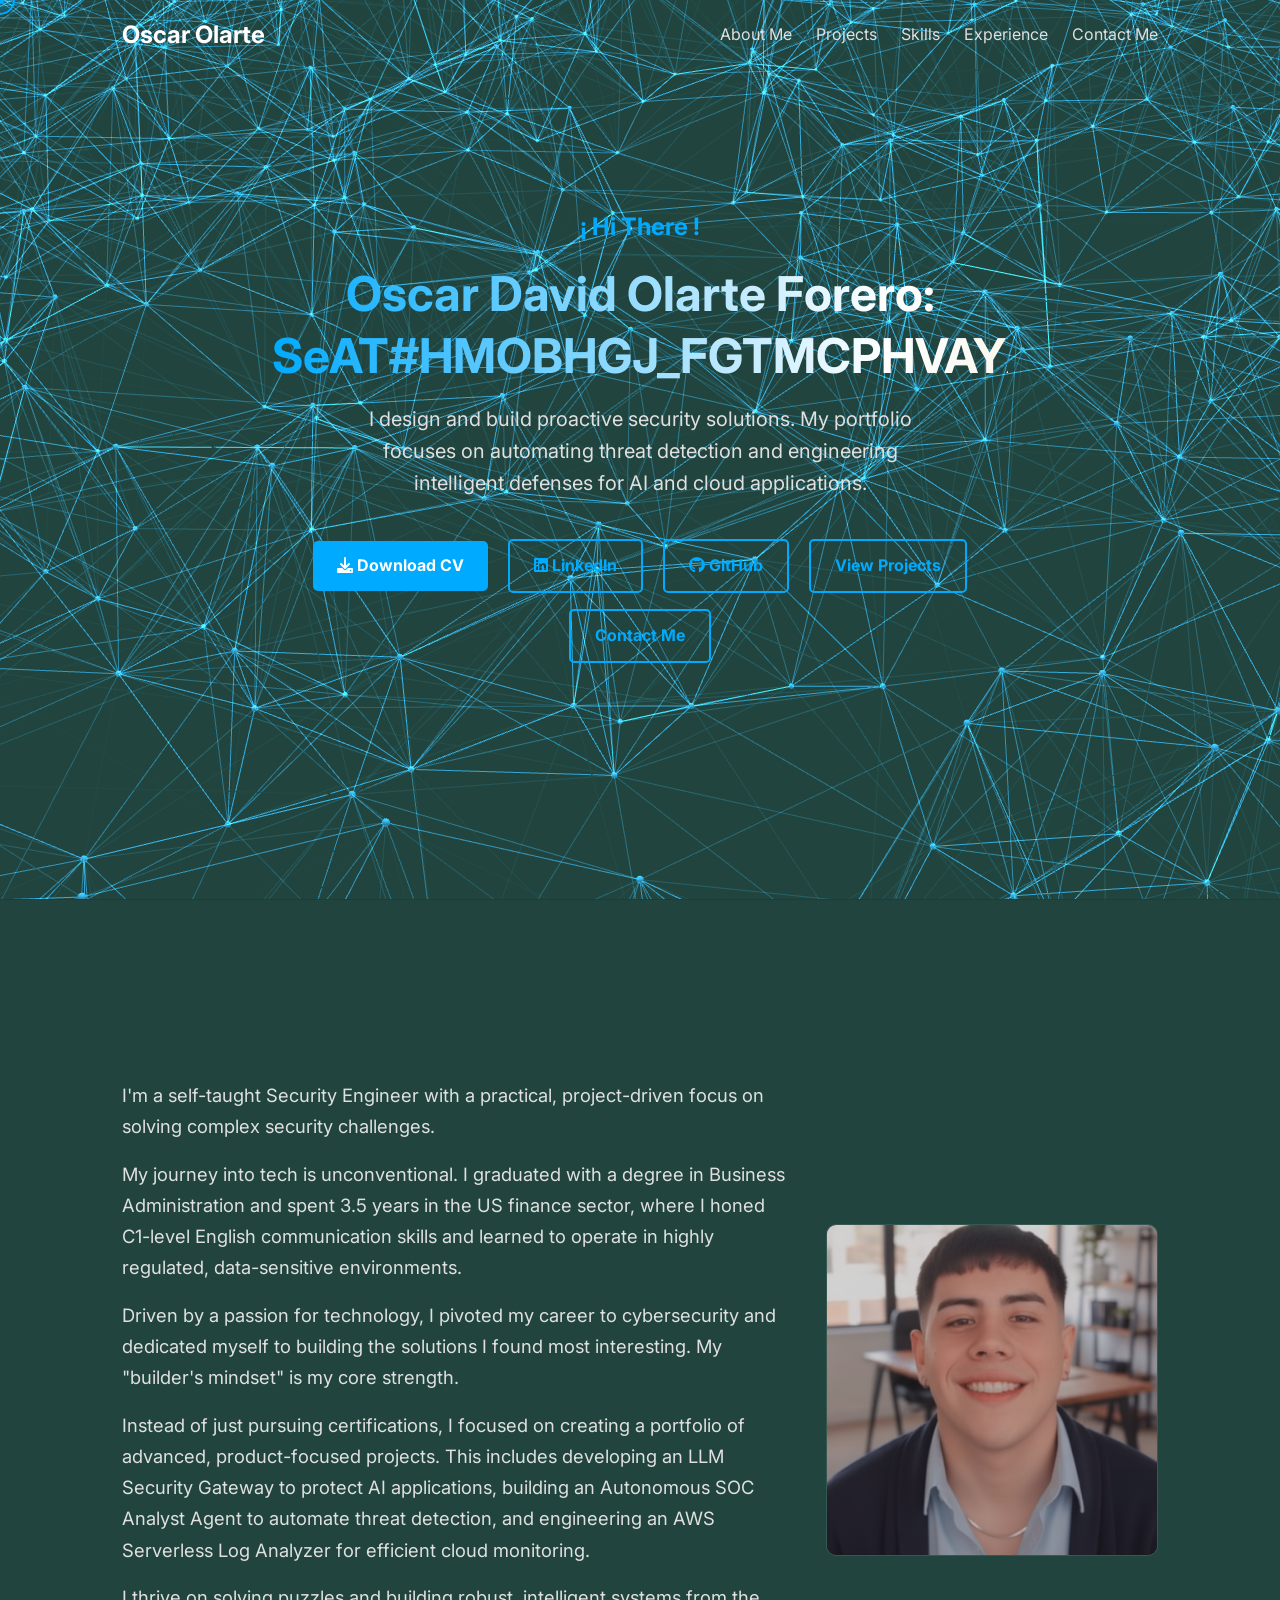
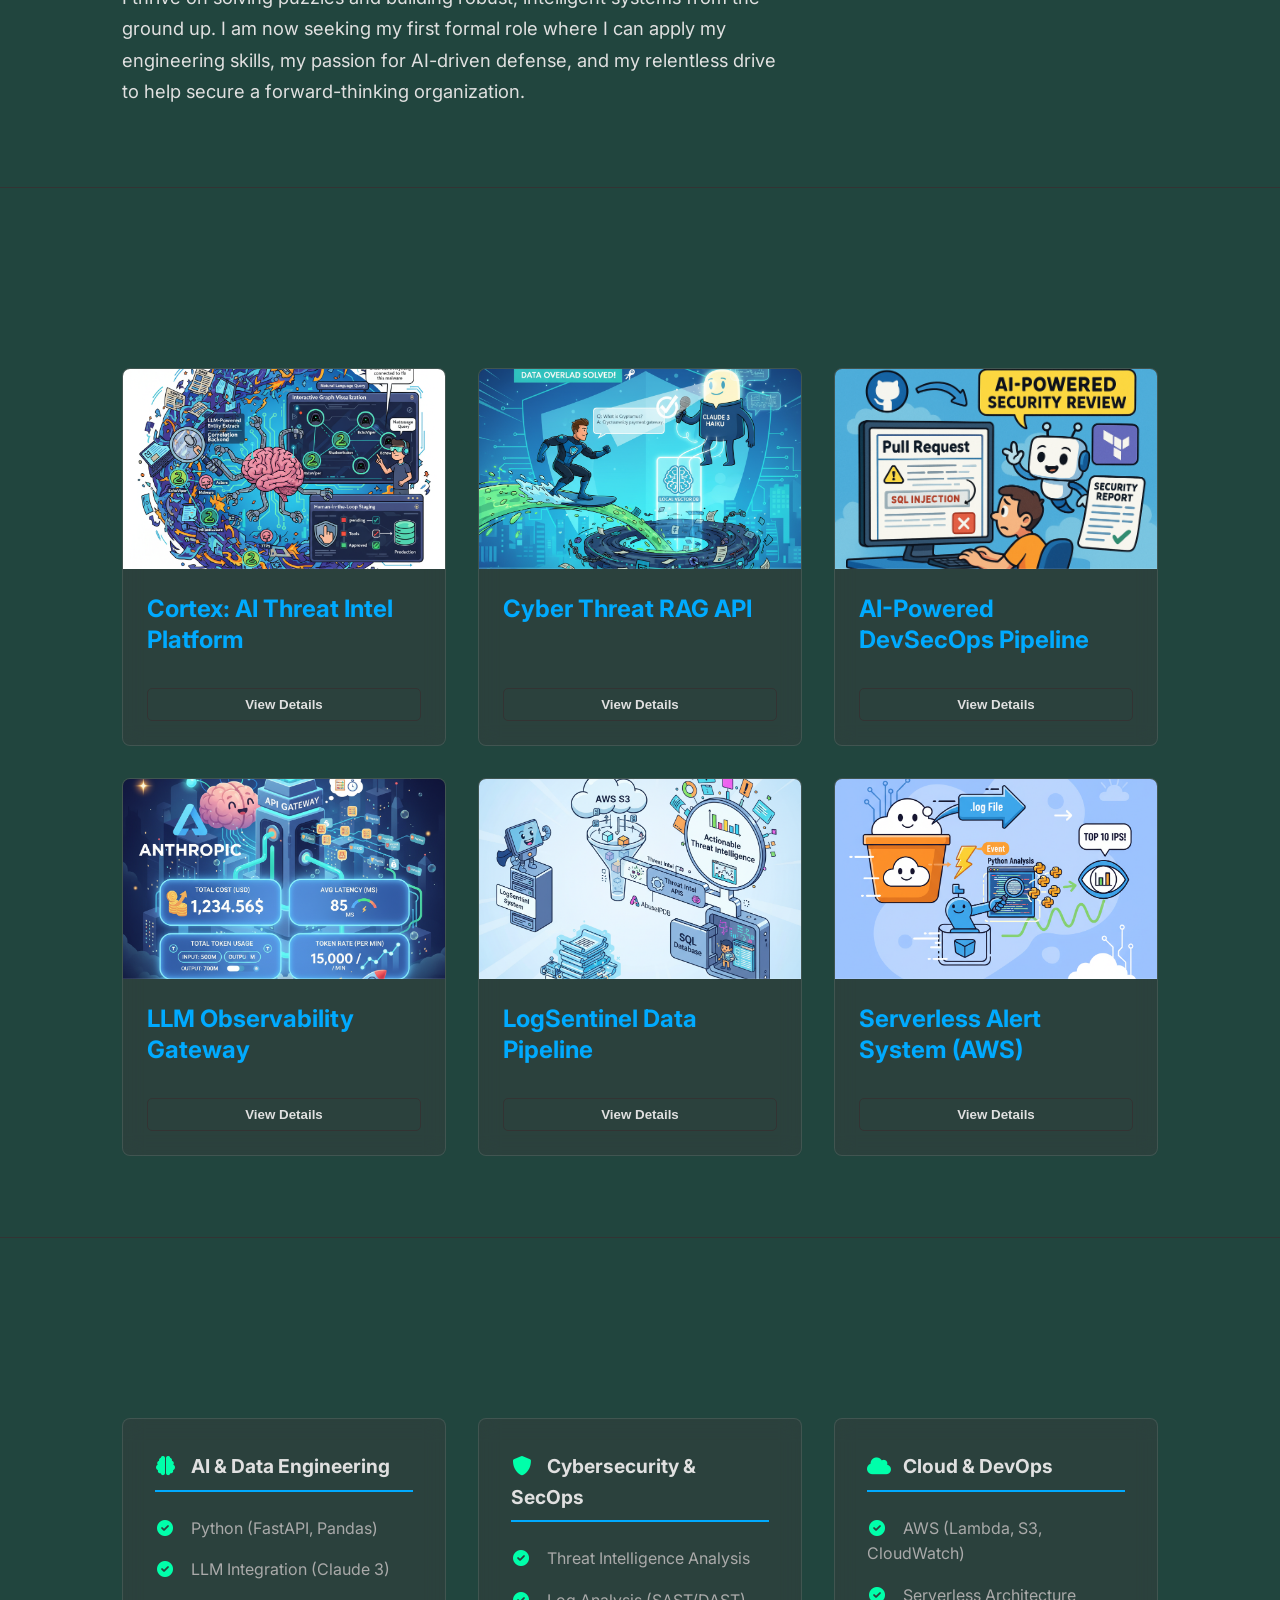
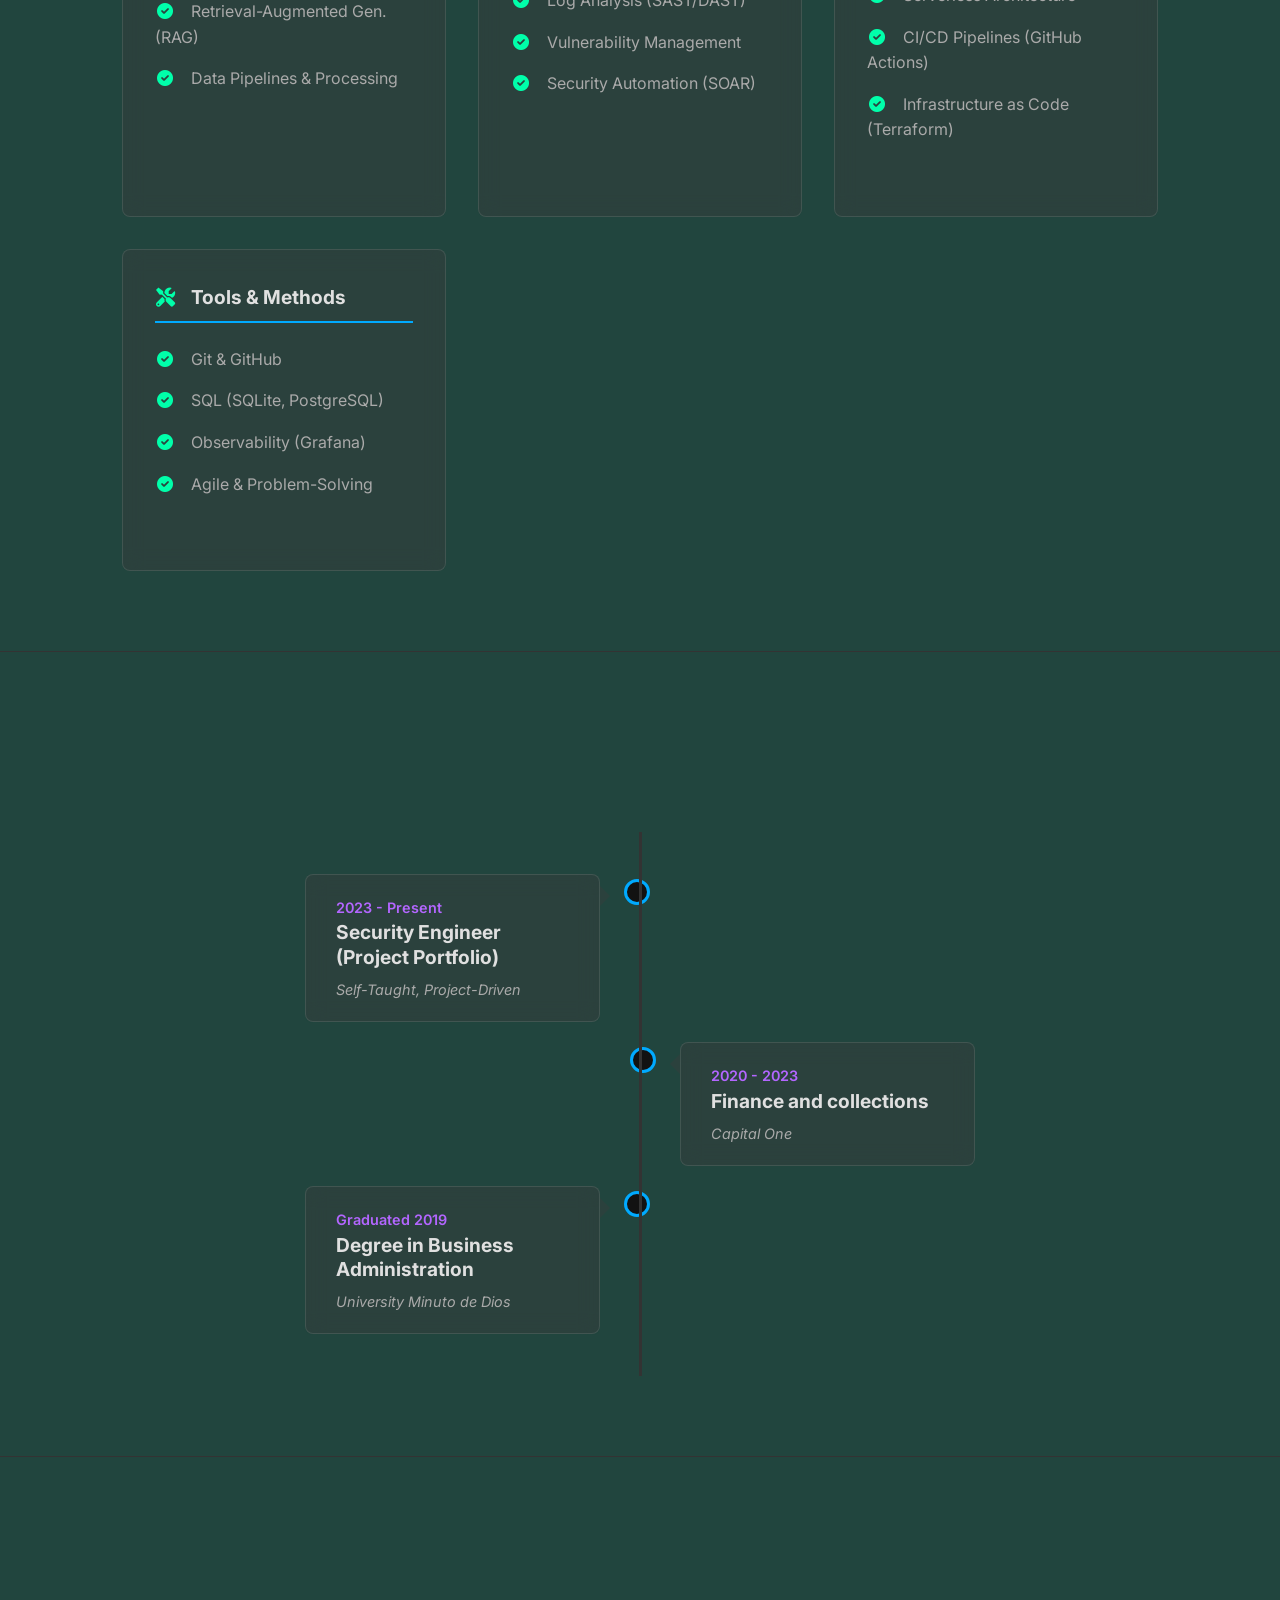
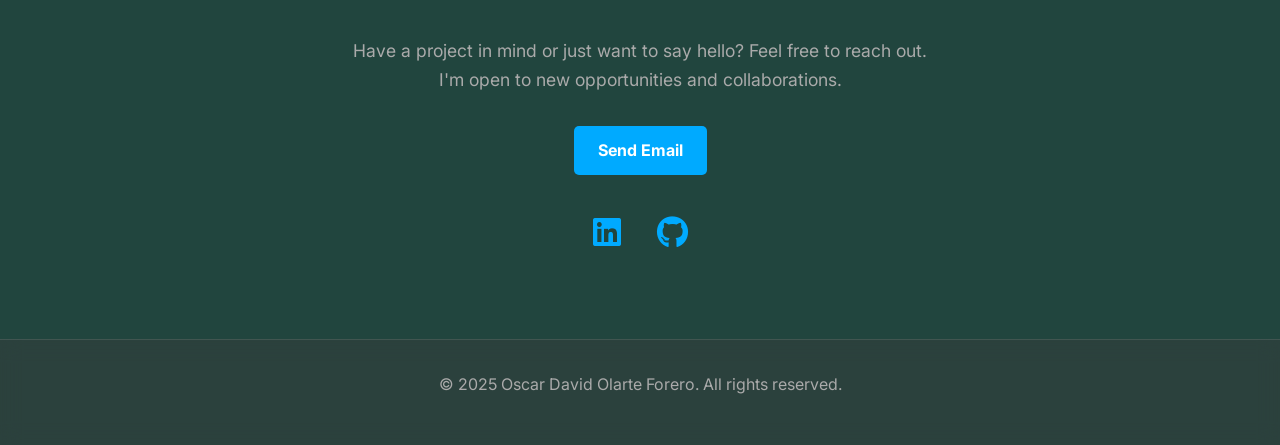
<file: index.html>
<!DOCTYPE html>
<html lang="es">
<head>
    <meta charset="UTF-8">
    <meta name="viewport" content="width=device-width, initial-scale=1.0">
    <title>Oscar Olarte - DevSecOps Engineer</title>
    <link rel="stylesheet" href="style.css">
    <link rel="stylesheet" href="https://cdnjs.cloudflare.com/ajax/libs/font-awesome/6.0.0-beta3/css/all.min.css">
    <link href="https://fonts.googleapis.com/css2?family=Inter:wght@300;400;600;700&display=swap" rel="stylesheet">
</head>
<body>

    <div id="vanta-bg"></div>
    <div class="cursor-dot"></div>
    <div class="cursor-outline"></div>

    <nav class="navbar">
        <div class="container">
            <a href="#" class="nav-logo">Oscar Olarte</a>
            <ul class="nav-menu">
                <li><a href="#about" class="nav-link">About Me</a></li>
                <li><a href="#projects" class="nav-link">Projects</a></li>
                <li><a href="#skills" class="nav-link">Skills</a></li>
                <li><a href="#experience" class="nav-link">Experience</a></li>
                <li><a href="#contact" class="nav-link">Contact Me</a></li>
            </ul>
            <div class="nav-toggle" id="nav-toggle">
                <i class="fas fa-bars"></i>
            </div>
        </div>
    </nav>

    <div class="mobile-nav" id="mobile-nav">
        <div class="mobile-nav-close" id="mobile-nav-close">
            <i class="fas fa-times"></i>
        </div>
        <ul class="mobile-nav-menu">
            <li><a href="#about" class="mobile-nav-link">About Me</a></li>
            <li><a href="#projects" class="mobile-nav-link">Projects</a></li>
            <li><a href="#skills" class="mobile-nav-link">Skills</a></li>
            <li><a href="#experience" class="mobile-nav-link">Experience</a></li>
            <li><a href="#contact" class="mobile-nav-link">Contact Me</a></li>
        </ul>
    </div>

    <section id="hero" class="hero">
        <div class="container hero-content">
            <p class="hero-subtitle fade-in">¡ Hi There !</p>
            <h1 class="fade-in text-gradient">Oscar David Olarte Forero: Security Engineer | AI-Driven Defense.</h1>
            <p class="hero-description fade-in">
                I design and build proactive security solutions. My portfolio focuses on automating threat detection and engineering intelligent defenses for AI and cloud applications.
            </p>
            <div class="hero-links fade-in">
                <a href="CV Oscar David Olarte.pdf" download class="btn btn-primary"><i class="fas fa-download"></i> Download CV</a>
                <a href="https://www.linkedin.com/in/oscar-david-olarte-forero-110292382/" target="_blank" class="btn btn-secondary"><i class="fab fa-linkedin"></i> LinkedIn</a>
                <a href="https://github.com/osdaolfonabaco-beep?tab=repositories" target="_blank" class="btn btn-secondary"><i class="fab fa-github"></i> GitHub</a>
                
                <a href="#projects" class="btn btn-secondary">View Projects</a> <a href="#contact" class="btn btn-secondary">Contact Me</a>
            </div>
        </div>
    </section>

    <section id="about" class="about">
        <div class="container">
            <h2 class="reveal-title text-gradient">About Me</h2>
            <div class="reveal-card">
                <div class="about-content">
                    <div class="about-text">
                        <p>I'm a self-taught Security Engineer with a practical, project-driven focus on solving complex security challenges.</p>
                        <p>My journey into tech is unconventional. I graduated with a degree in Business Administration and spent 3.5 years in the US finance sector, where I honed C1-level English communication skills and learned to operate in highly regulated, data-sensitive environments.</p>
                        <p>Driven by a passion for technology, I pivoted my career to cybersecurity and dedicated myself to building the solutions I found most interesting. My "builder's mindset" is my core strength.</p>
                        <p>Instead of just pursuing certifications, I focused on creating a portfolio of advanced, product-focused projects. This includes developing an LLM Security Gateway to protect AI applications, building an Autonomous SOC Analyst Agent to automate threat detection, and engineering an AWS Serverless Log Analyzer for efficient cloud monitoring.</p>
                        <p>I thrive on solving puzzles and building robust, intelligent systems from the ground up. I am now seeking my first formal role where I can apply my engineering skills, my passion for AI-driven defense, and my relentless drive to help secure a forward-thinking organization.</p>
                    </div>
                    <div class="about-image">
                        <img src="oscar-foto.png" alt="Foto de Oscar Olarte"> </div>
                </div>
            </div>
        </div>
    </section>

    <section id="projects" class="projects-section">
        <div class="container">
            <h2 class="reveal-title text-gradient">Projects</h2>
            <div class="projects-grid">
                
                <div class="project-card reveal-card"
                    data-title="Cortex: AI-Powered Threat Intelligence Platform"
                    data-description="An AI-driven, graph-based visual platform for automating the ingestion, correlation, and analysis of multi-source cybersecurity threat intelligence. It moves analysts from manual text review to a dynamic, queryable visual interface, transforming unstructured text into an interactive knowledge graph."
                    data-github-url="https://github.com/osdaolfonabaco-beep/cortex-threat-intel-platform"
                    data-tags='["AI", "Python", "Threat Intelligence", "Knowledge Graph"]'
                    data-image-url="cortex_proyecto.png">
                    <div class="project-image" style="background-image: url('cortex_proyecto.png');"></div>
                    <div class="project-content">
                        <h3>Cortex: AI Threat Intel Platform</h3>
                        <div class="project-details">
                            <p class="project-description">AI-driven graph platform for automating and visualizing threat intelligence correlation.</p>
                            <ul class="project-tags">
                                <li>AI</li>
                                <li>Python</li>
                                <li>Knowledge Graph</li>
                            </ul>
                        </div>
                        <div class="project-links">
                            <button class="btn btn-project-modal">View Details</button>
                        </div>
                    </div>
                </div>

                <div class="project-card reveal-card"
                    data-title="Cyber Threat RAG API"
                    data-description="A production-ready RAG API using a local vector database and Claude 3 Haiku to answer questions about live cybersecurity threats. This project automates the synthesis of unstructured threat intel data to provide immediate, actionable answers for security analysts, acting as a force-multiplier for a SOC."
                    data-github-url="https://github.com/osdaolfonabaco-beep/cyber-threat-rag-api"
                    data-tags='["AI", "RAG", "Claude 3", "FastAPI", "Cybersecurity"]'
                    data-image-url="cyber threat rag api.png">
                    <div class="project-image" style="background-image: url('cyber threat rag api.png');"></div>
                    <div class="project-content">
                        <h3>Cyber Threat RAG API</h3>
                        <div class="project-details">
                            <p class="project-description">RAG API that answers live cybersecurity questions using an LLM and vector database.</p>
                            <ul class="project-tags">
                                <li>AI</li>
                                <li>RAG</li>
                                <li>FastAPI</li>
                            </ul>
                        </div>
                        <div class="project-links">
                            <button class="btn btn-project-modal">View Details</button>
                        </div>
                    </div>
                </div>

                <div class="project-card reveal-card"
                    data-title="AI-Powered DevSecOps Pipeline"
                    data-description="A professional-grade DevSecOps pipeline on GitHub Actions. The system automatically intercepts Pull Requests, scans code (Python/Flask) and infrastructure (Terraform) for vulnerabilities (like SQL Injection & public S3 buckets) using Claude 3 Haiku, and posts a detailed security report as a PR comment, acting as an AI security reviewer."
                    data-github-url="https://github.com/osdaolfonabaco-beep/devsecops-pipeline-ai"
                    data-tags='["DevSecOps", "AI", "GitHub Actions", "Terraform", "SAST"]'
                    data-image-url="DevSecOps pipeline.png">
                    <div class="project-image" style="background-image: url('DevSecOps pipeline.png');"></div>
                    <div class="project-content">
                        <h3>AI-Powered DevSecOps Pipeline</h3>
                        <div class="project-details">
                            <p class="project-description">AI security reviewer that scans code and IaC for vulnerabilities in pull requests.</p>
                            <ul class="project-tags">
                                <li>DevSecOps</li>
                                <li>AI</li>
                                <li>GitHub Actions</li>
                            </ul>
                        </div>
                        <div class="project-links">
                            <button class="btn btn-project-modal">View Details</button>
                        </div>
                    </div>
                </div>

                <div class="project-card reveal-card"
                    data-title="LLM Observability & Cost Management Gateway"
                    data-description="A high-performance API gateway (FastAPI) to intercept LLM requests (like Anthropic's) to capture and visualize critical real-time metrics for performance, usage, and cost. Solves runaway costs and performance monitoring by visualizing total cost, avg. latency, and token usage in a Grafana dashboard."
                    data-github-url="https://github.com/osdaolfonabaco-beep/llm-observability-costmng-system"
                    data-tags='["LLM", "Observability", "FastAPI", "Python", "Grafana"]'
                    data-image-url="LLM Observability.png">
                    <div class="project-image" style="background-image: url('LLM Observability.png');"></div>
                    <div class="project-content">
                        <h3>LLM Observability Gateway</h3>
                        <div class="project-details">
                            <p class="project-description">API gateway to monitor, visualize, and control LLM cost and performance in real-time.</p>
                            <ul class="project-tags">
                                <li>LLM</li>
                                <li>FastAPI</li>
                                <li>Grafana</li>
                            </ul>
                        </div>
                        <div class="project-links">
                            <button class="btn btn-project-modal">View Details</button>
                        </div>
                    </div>
                </div>

                <div class="project-card reveal-card"
                    data-title="LogSentinel Cloud Security Data Pipeline"
                    data-description="LogSentinel is an end-to-end security data pipeline designed to transform logs into actionable threat intelligence. This system ingests data from AWS S3, enriches it via external threat APIs (like AbuseIPDB), and persists findings in a SQL database (SQLite) for historical analysis, moving beyond ephemeral reports to a scalable, cloud-native architecture."
                    data-github-url="https://github.com/osdaolfonabaco-beep/LogSentinel-Cloud-Pipeline"
                    data-tags='["Data Pipeline", "Cloud Security", "AWS S3", "Python", "SQL"]'
                    data-image-url="LogSentinel Cloud Security Data Pipeline.png">
                    <div class="project-image" style="background-image: url('LogSentinel Cloud Security Data Pipeline.png');"></div>
                    <div class="project-content">
                        <h3>LogSentinel Data Pipeline</h3>
                        <div class="project-details">
                            <p class="project-description">E2E data pipeline that ingests logs from S3, enriches them, and saves to SQL for analysis.</p>
                            <ul class="project-tags">
                                <li>Cloud Security</li>
                                <li>AWS S3</li>
                                <li>Data Pipeline</li>
                            </ul>
                        </div>
                        <div class="project-links">
                            <button class="btn btn-project-modal">View Details</button>
                        </div>
                    </div>
                </div>

                <div class="project-card reveal-card"
                    data-title="Serverless Security Alert System on AWS"
                    data-description="A fully automated, event-driven, serverless security log analysis system on AWS. An S3 bucket upload triggers a Lambda function (deployed as a Docker container) which analyzes the log file with Python to identify suspicious activity (like top 10 frequent IPs) and publishes the findings to Amazon CloudWatch for monitoring."
                    data-github-url="https://github.com/osdaolfonabaco-beep/aws-serverless-log-analyzer"
                    data-tags='["AWS Lambda", "Serverless", "Security", "S3", "CloudWatch"]'
                    data-image-url="Serverless Security Alert System on AWS.png">
                    <div class="project-image" style="background-image: url('Serverless Security Alert System on AWS.png');"></div>
                    <div class="project-content">
                        <h3>Serverless Alert System (AWS)</h3>
                        <div class="project-details">
                            <p class="project-description">Event-driven log analysis using S3, Lambda, and CloudWatch to detect suspicious activity.</p>
                            <ul class="project-tags">
                                <li>AWS Lambda</li>
                                <li>Serverless</li>
                                <li>Security</li>
                            </ul>
                        </div>
                        <div class="project-links">
                            <button class="btn btn-project-modal">View Details</button>
                        </div>
                    </div>
                </div>

            </div>
        </div>
    </section>

    <section id="skills" class="skills-section">
        <div class="container">
            <h2 class="reveal-title text-gradient">Skills</h2>
            <div class="skills-grid">
                
                <div class="skill-category reveal-card">
                    <h4><i class="fas fa-brain"></i> AI & Data Engineering</h4>
                    <ul class="skill-list">
                        <li><i class="fas fa-check-circle"></i> Python (FastAPI, Pandas)</li>
                        <li><i class="fas fa-check-circle"></i> LLM Integration (Claude 3)</li>
                        <li><i class="fas fa-check-circle"></i> Retrieval-Augmented Gen. (RAG)</li>
                        <li><i class="fas fa-check-circle"></i> Data Pipelines & Processing</li>
                    </ul>
                    <div class="skill-concepts">
                        <span>Vector Databases</span><span>AI Agents</span><span>API Development</span>
                    </div>
                </div>
                
                <div class="skill-category reveal-card">
                    <h4><i class="fas fa-shield-alt"></i> Cybersecurity & SecOps</h4>
                    <ul class="skill-list">
                        <li><i class="fas fa-check-circle"></i> Threat Intelligence Analysis</li>
                        <li><i class="fas fa-check-circle"></i> Log Analysis (SAST/DAST)</li>
                        <li><i class="fas fa-check-circle"></i> Vulnerability Management</li>
                        <li><i class="fas fa-check-circle"></i> Security Automation (SOAR)</li>
                    </ul>
                    <div class="skill-concepts">
                        <span>SIEM Logic</span><span>Threat Hunting</span><span>SQL Injection</span>
                    </div>
                </div>
                
                <div class="skill-category reveal-card">
                    <h4><i class="fas fa-cloud"></i> Cloud & DevOps</h4>
                    <ul class="skill-list">
                        <li><i class="fas fa-check-circle"></i> AWS (Lambda, S3, CloudWatch)</li>
                        <li><i class="fas fa-check-circle"></i> Serverless Architecture</li>
                        <li><i class="fas fa-check-circle"></i> CI/CD Pipelines (GitHub Actions)</li>
                        <li><i class="fas fa-check-circle"></i> Infrastructure as Code (Terraform)</li>
                    </ul>
                    <div class="skill-concepts">
                        <span>Docker</span><span>Microservices</span><span>Event-Driven Arch.</span>
                    </div>
                </div>
                
                <div class="skill-category reveal-card">
                    <h4><i class="fas fa-tools"></i> Tools & Methods</h4>
                    <ul class="skill-list">
                        <li><i class="fas fa-check-circle"></i> Git & GitHub</li>
                        <li><i class="fas fa-check-circle"></i> SQL (SQLite, PostgreSQL)</li>
                        <li><i class="fas fa-check-circle"></i> Observability (Grafana)</li>
                        <li><i class="fas fa-check-circle"></i> Agile & Problem-Solving</li>
                    </ul>
                    <div class="skill-concepts">
                        <span>VS Code</span><span>API Testing (Postman)</span><span>Bash/Shell</span>
                    </div>
                </div>

            </div>
        </div>
    </section>

    <section id="experience" class="experience-section">
        <div class="container">
            <h2 class="reveal-title text-gradient">Experience & Education</h2>
            <div class="timeline">
                
                <div class="timeline-item left reveal-card">
                    <div class="timeline-content">
                        <span class="timeline-date">2023 - Present</span>
                        <h3 class="timeline-title">Security Engineer (Project Portfolio)</h3>
                        <p class="timeline-subtitle">Self-Taught, Project-Driven</p>
                        <div class="timeline-summary">
                            <p>Independently architected, built, and documented a portfolio of 6+ advanced projects focused on AI-driven security, DevSecOps, and cloud log analysis. This hands-on experience demonstrates practical skills in solving real-world security challenges from the ground up.</p>
                            <ul>
                                <li>Engineered AI-powered threat detection (RAG) and analysis (Cortex) systems.</li>
                                <li>Built automated DevSecOps pipelines with AI security reviewers.</li>
                                <li>Developed serverless data pipelines on AWS for log analysis and alerting.</li>
                            </ul>
                        </div>
                    </div>
                </div>

                <div class="timeline-item right reveal-card">
                    <div class="timeline-content">
                        <span class="timeline-date">2020 - 2023</span>
                        <h3 class="timeline-title">Finance and collections</h3>
                        <p class="timeline-subtitle">Capital One </p>
                        <div class="timeline-summary">
                            <p>Worked for 3.5 years in the US finance industry. Mastered C1-level professional English communication and operated within highly regulated, data-sensitive environments. This role provided a strong foundation in compliance, risk, and process management, which directly informs my security-first mindset.</p>
                            <ul>
                                <li>Managed sensitive financial data with a high degree of precision and compliance.</li>
                                <li>Honed advanced English communication skills (written and verbal).</li>
                                <li>Operated in high-stakes, process-oriented environments.</li>
                            </ul>
                        </div>
                    </div>
                </div>

                <div class="timeline-item left reveal-card">
                    <div class="timeline-content">
                        <span class="timeline-date">Graduated 2019</span>
                        <h3 class="timeline-title">Degree in Business Administration</h3>
                        <p class="timeline-subtitle">University Minuto de Dios</p>
                        <div class="timeline-summary">
                            <p>Graduated with a foundational understanding of business operations, management, and strategic planning. This background provides a unique perspective on how security initiatives align with and support broader business objectives.</p>
                            <ul>
                                <li>Strategic Planning & Analysis.</li>
                                <li>Operations Management.</li>
                                <li>Business-to-Technology Alignment.</li>
                            </ul>
                        </div>
                    </div>
                </div>

            </div>
        </div>
    </section>

    <section id="contact" class="contact-section">
        <div class="container">
            <h2 class="reveal-title text-gradient">Contact</h2>
            <p>Have a project in mind or just want to say hello? Feel free to reach out. I'm open to new opportunities and collaborations.</p>
            <a href="mailto:oscardavidolarteforero@gmail.com" class="btn btn-primary">Send Email</a>
            <div class="social-links" style="margin-top: 2rem;">
                <a href="https://www.linkedin.com/in/oscar-david-olarte-forero-110292382/" target="_blank" style="font-size: 2rem; margin: 0 1rem;"><i class="fab fa-linkedin"></i></a>
                <a href="https://github.com/osdaolfonabaco-beep?tab=repositories" target="_blank" style="font-size: 2rem; margin: 0 1rem;"><i class="fab fa-github"></i></a>
                </div>
        </div>
    </section>

    <footer class="footer">
        <div class="container">
            <p>&copy; 2025 Oscar David Olarte Forero. All rights reserved.</p>
        </div>
    </footer>

    <div class="modal-overlay" id="modal-overlay">
        <div class="modal-content">
            <button class="modal-close" id="modal-close"><i class="fas fa-times"></i></button>
            <div class="modal-body">
                <h3 id="modal-title">Project Title</h3>
                <div id="modal-image-placeholder">
                    </div>
                <div class="modal-tags" id="modal-tags">
                    </div>
                <p id="modal-description">Detailed project description goes here.</p>
                <div class="modal-links">
                    <a href="#" id="modal-github-link" class="btn btn-primary" target="_blank"><i class="fab fa-github"></i> View Code</a>
                    </div>
            </div>
        </div>
    </div>
    
    <script src="gsap.min.js"></script>
    <script src="ScrollTrigger.min.js"></script>
    <script src="ScrollToPlugin.min.js"></script>
    
    <script src="three.min.js"></script>
    <script src="vanta.net.min.js"></script>
    <script src="script.js"></script>
</body>
</html>
</file>
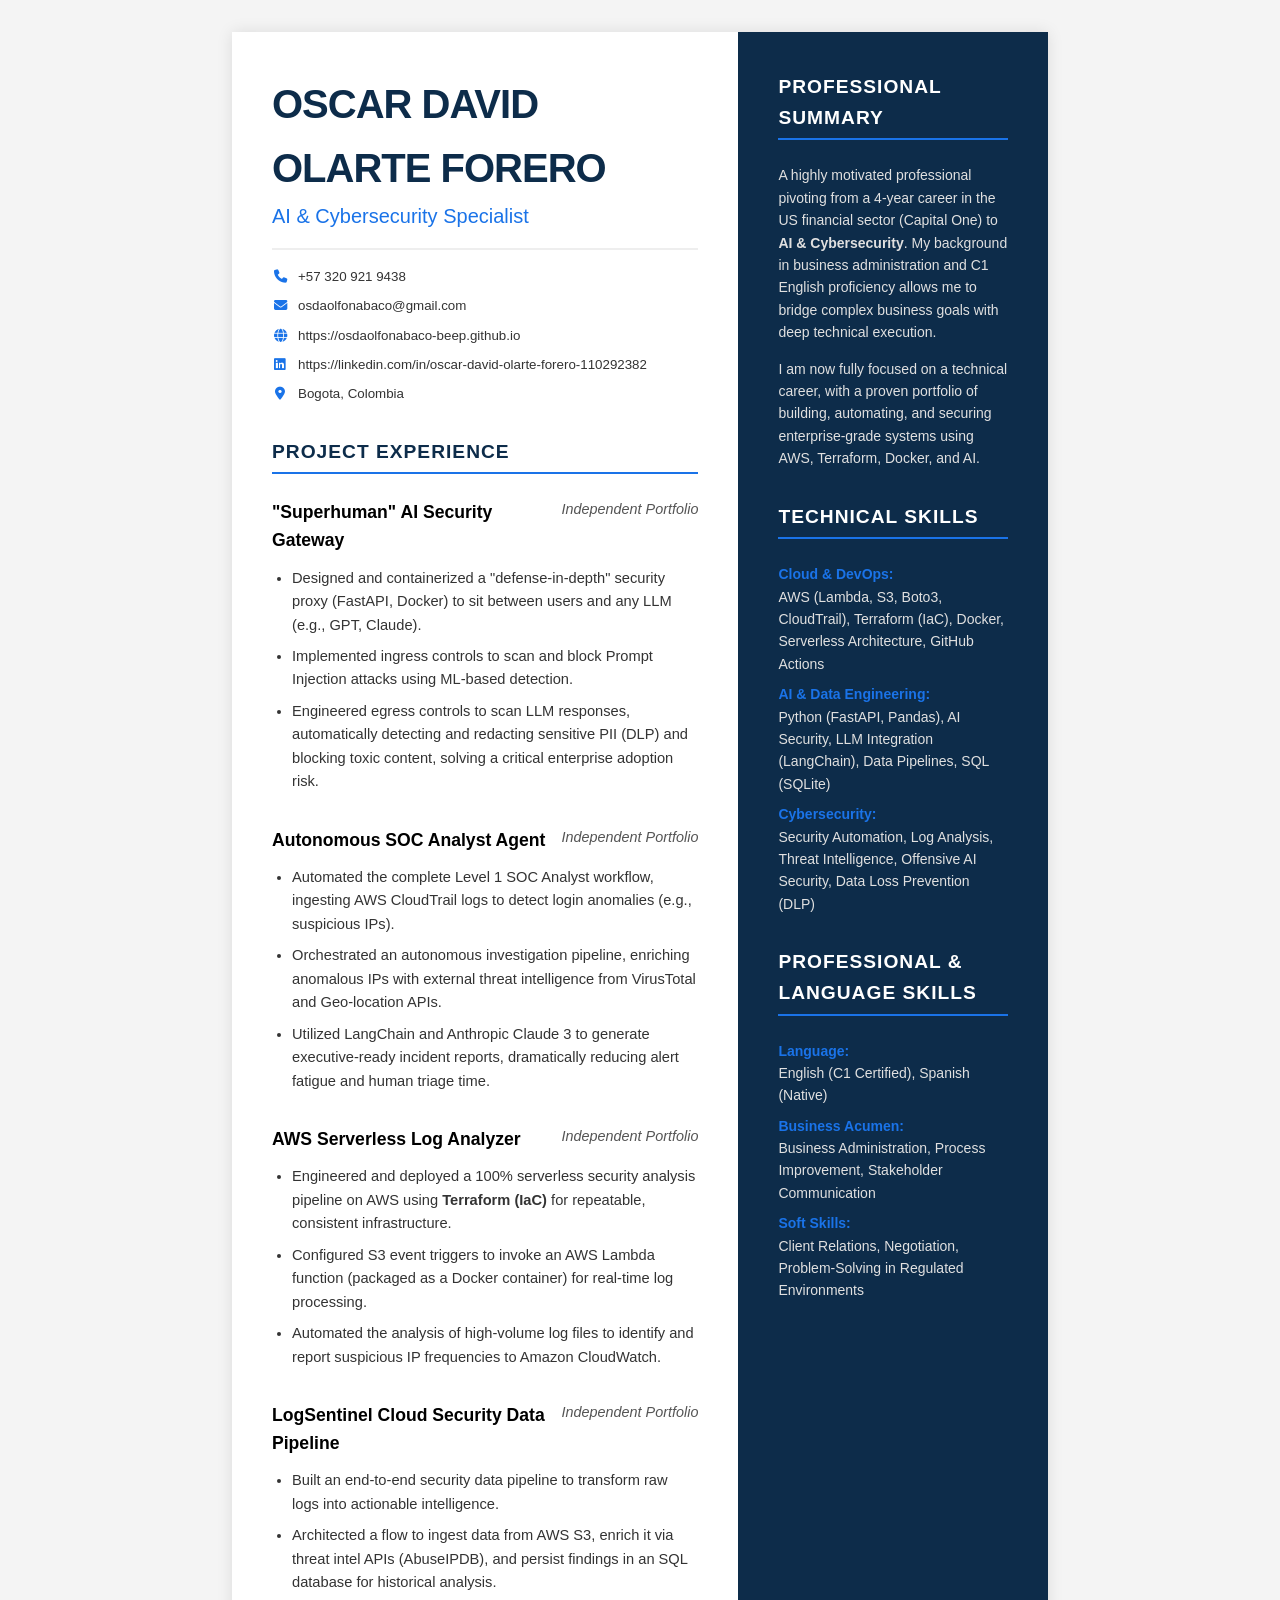
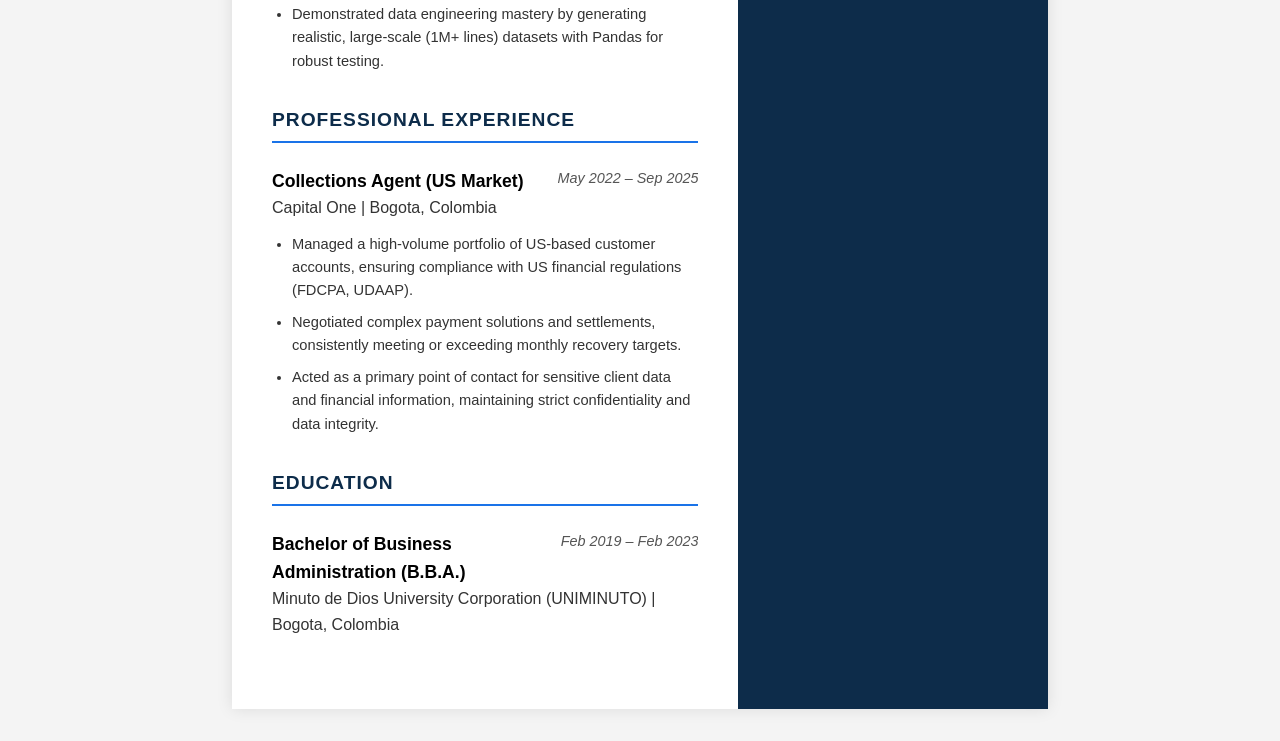
<file: cv.html>
<!DOCTYPE html>
<html lang="en">
<head>
    <meta charset="UTF-8">
    <meta name="viewport" content="width=device-width, initial-scale=1.0">
    <title>Oscar Olarte CV - AI & Cybersecurity Specialist</title>
    <link rel="stylesheet" href="cv-style.css">
    <link rel="stylesheet" href="https://cdnjs.cloudflare.com/ajax/libs/font-awesome/6.5.2/css/all.min.css">
</head>
<body>

    <div class="cv-container">

        <div class="main-content">

            <header class="header">
                <h1>OSCAR DAVID OLARTE FORERO</h1>
                <h2>AI & Cybersecurity Specialist</h2>
                
                <ul class="contact-info">
                    <li><i class="fa-solid fa-phone"></i> +57 320 921 9438</li>
                    <li><i class="fa-solid fa-envelope"></i> osdaolfonabaco@gmail.com</li>
                    <li><i class="fa-solid fa-globe"></i> https://osdaolfonabaco-beep.github.io</li>
                    <li><i class="fa-brands fa-linkedin"></i> https://linkedin.com/in/oscar-david-olarte-forero-110292382</li>
                    <li><i class="fa-solid fa-location-dot"></i> Bogota, Colombia</li>
                </ul>
            </header>

            <section class="experience-section">
                <h3>Project Experience</h3>

                <div class="job">
                    <div class="job-header">
                        <span class="date">Independent Portfolio</span>
                        <h4 class="job-title">"Superhuman" AI Security Gateway</h4>
                    </div>
                    <ul>
                        <li>Designed and containerized a "defense-in-depth" security proxy (FastAPI, Docker) to sit between users and any LLM (e.g., GPT, Claude).</li>
                        <li>Implemented ingress controls to scan and block Prompt Injection attacks using ML-based detection.</li>
                        <li>Engineered egress controls to scan LLM responses, automatically detecting and redacting sensitive PII (DLP) and blocking toxic content, solving a critical enterprise adoption risk.</li>
                    </ul>
                </div>

                <div class="job">
                    <div class="job-header">
                        <span class="date">Independent Portfolio</span>
                        <h4 class="job-title">Autonomous SOC Analyst Agent</h4>
                    </div>
                    <ul>
                        <li>Automated the complete Level 1 SOC Analyst workflow, ingesting AWS CloudTrail logs to detect login anomalies (e.g., suspicious IPs).</li>
                        <li>Orchestrated an autonomous investigation pipeline, enriching anomalous IPs with external threat intelligence from VirusTotal and Geo-location APIs.</li>
                        <li>Utilized LangChain and Anthropic Claude 3 to generate executive-ready incident reports, dramatically reducing alert fatigue and human triage time.</li>
                    </ul>
                </div>

                <div class="job">
                    <div class="job-header">
                        <span class="date">Independent Portfolio</span>
                        <h4 class="job-title">AWS Serverless Log Analyzer</h4>
                    </div>
                    <ul>
                        <li>Engineered and deployed a 100% serverless security analysis pipeline on AWS using <strong>Terraform (IaC)</strong> for repeatable, consistent infrastructure.</li>
                        <li>Configured S3 event triggers to invoke an AWS Lambda function (packaged as a Docker container) for real-time log processing.</li>
                        <li>Automated the analysis of high-volume log files to identify and report suspicious IP frequencies to Amazon CloudWatch.</li>
                    </ul>
                </div>

                <div class="job">
                    <div class="job-header">
                        <span class="date">Independent Portfolio</span>
                        <h4 class="job-title">LogSentinel Cloud Security Data Pipeline</h4>
                    </div>
                    <ul>
                        <li>Built an end-to-end security data pipeline to transform raw logs into actionable intelligence.</li>
                        <li>Architected a flow to ingest data from AWS S3, enrich it via threat intel APIs (AbuseIPDB), and persist findings in an SQL database for historical analysis.</li>
                        <li>Demonstrated data engineering mastery by generating realistic, large-scale (1M+ lines) datasets with Pandas for robust testing.</li>
                    </ul>
                </div>
            </section>

            <section class="experience-section">
                <h3>Professional Experience</h3>

                <div class="job">
                    <div class="job-header">
                        <span class="date">May 2022 – Sep 2025</span>
                        <h4 class="job-title">Collections Agent (US Market)</h4>
                        <span class="company">Capital One | Bogota, Colombia</span>
                    </div>
                    <ul>
                        <li>Managed a high-volume portfolio of US-based customer accounts, ensuring compliance with US financial regulations (FDCPA, UDAAP).</li>
                        <li>Negotiated complex payment solutions and settlements, consistently meeting or exceeding monthly recovery targets.</li>
                        <li>Acted as a primary point of contact for sensitive client data and financial information, maintaining strict confidentiality and data integrity.</li>
                    </ul>
                </div>
            </section>

            <section class="education-section">
                <h3>Education</h3>
                <div class="education-entry">
                    <div class="education-header">
                        <span class="date">Feb 2019 – Feb 2023</span>
                        <h4 class="degree">Bachelor of Business Administration (B.B.A.)</h4>
                        <span class="school">Minuto de Dios University Corporation (UNIMINUTO) | Bogota, Colombia</span>
                    </div>
                </div>
            </section>

        </div> <div class="sidebar">

            <section class="sidebar-section">
                <h3>Professional Summary</h3>
                <p>
                    A highly motivated professional pivoting from a 4-year career in the US financial sector (Capital One) to <strong>AI & Cybersecurity</strong>. My background in business administration and C1 English proficiency allows me to bridge complex business goals with deep technical execution.
                </p>
                <p>
                    I am now fully focused on a technical career, with a proven portfolio of building, automating, and securing enterprise-grade systems using AWS, Terraform, Docker, and AI.
                </p>
            </section>

            <section class="sidebar-section">
                <h3>Technical Skills</h3>
                <ul class="skills-list">
                    <li><strong>Cloud & DevOps:</strong><br>
                        AWS (Lambda, S3, Boto3, CloudTrail), Terraform (IaC), Docker, Serverless Architecture, GitHub Actions</li>
                    <li><strong>AI & Data Engineering:</strong><br>
                        Python (FastAPI, Pandas), AI Security, LLM Integration (LangChain), Data Pipelines, SQL (SQLite)</li>
                    <li><strong>Cybersecurity:</strong><br>
                        Security Automation, Log Analysis, Threat Intelligence, Offensive AI Security, Data Loss Prevention (DLP)</li>
                </ul>
            </section>

            <section class="sidebar-section">
                <h3>Professional & Language Skills</h3>
                <ul class="skills-list">
                    <li><strong>Language:</strong><br>
                        English (C1 Certified), Spanish (Native)</li>
                    <li><strong>Business Acumen:</strong><br>
                        Business Administration, Process Improvement, Stakeholder Communication</li>
                    <li><strong>Soft Skills:</strong><br>
                        Client Relations, Negotiation, Problem-Solving in Regulated Environments</li>
                </ul>
            </section>

        </div> </div> </body>
</html>
</file>
<file: style.css>
/* --- NUEVO: ESTILOS DEL FONDO VANTA.JS --- */
#vanta-bg {
    position: fixed;
    top: 0;
    left: 0;
    width: 100%;
    height: 100vh;
    z-index: -1; 
}

/* --- Configuración Global y Variables --- */
:root {
    --bg-dark: #121212;
    --bg-light-dark: #1e1e1e;
    --text-primary: #e0e0e0;
    --text-secondary: #aaaaaa;
    --color-primary: #00aaff; 
    --color-primary-hover: #0088cc; 
    --color-accent-purple: #B366FF; 
    --color-accent-green: #00FFAA; 
    --border-color: #333333;
    --font-family: 'Inter', sans-serif; 
    --color-accent-beige: #E6D8AD; 

    --glass-bg: rgba(60, 60, 60, 0.4);
    --glass-border: rgba(255, 255, 255, 0.1);
}
* { margin: 0; padding: 0; box-sizing: border-box; }

/* --- ANIMACIÓN DE FONDO --- */
body { 
    font-family: var(--font-family); 
    background-color: #21453e; 
    color: var(--text-primary); 
    line-height: 1.6; 
    transition: background-color 0.5s ease;
    cursor: none;
}
.container { max-width: 1100px; margin: 0 auto; padding: 0 2rem; }
section { 
    padding: 5rem 0; 
    border-bottom: 1px solid var(--border-color); 
    overflow-x: hidden; 
    background-color: transparent; 
}
section:last-of-type { border-bottom: none; }
h1, h2, h3 { margin-bottom: 1rem; line-height: 1.3; }
h1 { font-size: 3rem; min-height: 1.3em; }
h2 { font-size: 2.5rem; text-align: center; margin-bottom: 3rem; min-height: 1.3em; }
h3 { font-size: 1.5rem; color: var(--color-primary); } 
p { margin-bottom: 1rem; }
a { color: var(--color-primary); text-decoration: none; }

/* --- Botones --- */
.btn { display: inline-block; padding: 0.75rem 1.5rem; border-radius: 5px; text-decoration: none; font-weight: bold; transition: all 0.3s ease; cursor: none; }
.btn-primary { background-color: var(--color-primary); color: #fff; }
.btn-primary:hover { background-color: var(--color-primary-hover); transform: translateY(-2px); box-shadow: 0 5px 15px rgba(0, 170, 255, 0.3); }
.btn-secondary { background-color: transparent; color: var(--color-primary); border: 2px solid var(--color-primary); }
.btn-secondary:hover { background-color: var(--color-primary); color: #fff; box-shadow: 0 0 15px rgba(0, 170, 255, 0.3); }

/* --- Barra de Navegación --- */
.navbar { 
    background-color: transparent; 
    border-bottom: 1px solid transparent; 
    padding: 1rem 0; 
    position: fixed; 
    width: 100%; 
    top: 0; 
    z-index: 1000; 
    transition: background-color 0.3s ease, border-color 0.3s ease; 
    transform: translateY(-100%);
}
.navbar.navbar-scrolled { 
    background-color: var(--glass-bg); 
    backdrop-filter: blur(10px);
    -webkit-backdrop-filter: blur(10px);
    border-bottom: 1px solid var(--glass-border); 
    box-shadow: 0 2px 10px rgba(0, 0, 0, 0.2); 
}
.navbar .container { display: flex; justify-content: space-between; align-items: center; }
.nav-logo { font-size: 1.5rem; font-weight: bold; color: #fff; }
.nav-menu { list-style: none; display: flex; }
.nav-menu li { margin-left: 1.5rem; opacity: 0; }
.nav-menu a { color: var(--text-primary); transition: color 0.3s ease; position: relative; cursor: none; }
.nav-menu a::after { content: ''; position: absolute; width: 100%; height: 2px; bottom: -5px; left: 0; background-color: var(--color-primary); transform: scaleX(0); transform-origin: center; transition: transform 0.3s ease-out; }
.nav-menu a:hover::after { transform: scaleX(1); }
.nav-menu a.active-link { color: var(--color-primary); }
.nav-menu a.active-link::after { transform: scaleX(1); }
.nav-toggle { display: none; font-size: 1.5rem; color: var(--text-primary); cursor: none; z-index: 1100; }
.mobile-nav { position: fixed; top: 0; left: 0; width: 100%; height: 100vh; background-color: rgba(18, 18, 18, 0.98); backdrop-filter: blur(5px); z-index: 1050; display: flex; justify-content: center; align-items: center; opacity: 0; pointer-events: none; transform: translateY(-20px); transition: opacity 0.3s ease, transform 0.3s ease; }
.mobile-nav.is-active { opacity: 1; pointer-events: all; transform: translateY(0); }
.mobile-nav-close { position: absolute; top: 1.5rem; right: 2rem; font-size: 2.5rem; color: var(--text-primary); cursor: none; }
.mobile-nav-menu { list-style: none; text-align: center; }
.mobile-nav-menu li { margin-bottom: 2rem; }
.mobile-nav-link { font-size: 2rem; font-weight: 600; color: var(--text-primary); transition: color 0.3s ease; cursor: none; }
.mobile-nav-link:hover { color: var(--color-primary); }
.mobile-nav-link.active-link { color: var(--color-primary); }

/* --- Sección Hero --- */
.hero { background-color: transparent; height: 100vh; display: flex; align-items: center; text-align: center; padding-top: 60px; }
.hero-content { max-width: 800px; margin: 0 auto; }
.hero-content > .fade-in { 
    opacity: 0; 
    transform: translateY(20px); 
    transition: opacity 0.6s ease-out, transform 0.6s ease-out; 
}
.hero-subtitle { font-size: 1.5rem; font-weight: bold; color: var(--color-primary); margin-bottom: 1rem; }
.hero-description { 
    font-size: 1.25rem; 
    color: var(--text-primary); /* <-- CAMBIADO A BLANCO */
    max-width: 600px; 
    margin: 0 auto 2rem auto; 
}
.hero-links a { margin: 0.5rem; }

/* --- TEXTO GRADIENTE --- */
.text-gradient { 
    background: linear-gradient(90deg, var(--color-primary), #fff, var(--color-accent-beige), var(--color-primary)); 
    background-size: 250% auto; 
    -webkit-background-clip: text; 
    background-clip: text; 
    -webkit-text-fill-color: transparent; 
    animation: gradient-flow 5s linear infinite; 
}
@keyframes gradient-flow { 0% { background-position: 250% center; } 100% { background-position: 0% center; } }

/* --- SECCIÓN ABOUT ME (ACTUALIZADA CON FOTO) --- */
.about-content {
    display: flex;
    align-items: center;
    gap: 2.5rem;
}
.about-text {
    flex: 2; /* El texto ocupa 2/3 del espacio */
}
.about-image {
    flex: 1; /* La imagen ocupa 1/3 del espacio */
    opacity: 0; /* Estado inicial para animación */
    transform: translateX(20px); /* Estado inicial para animación */
}
.about-image img {
    width: 100%;
    height: auto;
    border-radius: 10px;
    aspect-ratio: 1 / 1; /* Hace la imagen cuadrada */
    object-fit: cover; /* Evita que la imagen se distorsione */
    border: 1px solid var(--glass-border);
}
.about .about-text > p {
    font-size: 1.15rem; 
    line-height: 1.7;   
    opacity: 0;         
    transform: translateY(20px);
    color: var(--text-primary); /* Asegura que sea blanco */
}
.about .about-text > p:last-child {
    margin-bottom: 0; /* Quita el margen del último párrafo */
}

/* --- Sección de Proyectos --- */
.projects-grid { 
    display: grid; 
    grid-template-columns: repeat(auto-fit, minmax(300px, 1fr)); 
    gap: 2rem; 
    perspective: 1000px;
}
.project-card { 
    background-color: var(--glass-bg); 
    backdrop-filter: blur(10px); 
    -webkit-backdrop-filter: blur(10px); 
    border: 1px solid var(--glass-border); 
    border-radius: 8px; 
    overflow: hidden; 
    display: flex; 
    flex-direction: column; 
    transition: transform 0.4s ease, box-shadow 0.4s ease; 
    will-change: transform;
}
.project-card:hover { 
    transform: translateY(-8px) rotateX(5deg) rotateY(-3deg) scale(1.05);
    box-shadow: 0 15px 30px rgba(0, 0, 0, 0.4), 0 0 20px rgba(0, 170, 255, 0.3); 
    z-index: 10; 
    position: relative; 
}
.project-image { height: 200px; background-size: cover; background-position: center; background-color: #333; border-bottom: 1px solid var(--glass-border); transition: transform 0.3s ease-out; }
.project-card:hover .project-image { transform: scale(1.05); }
.project-content { padding: 1.5rem; flex-grow: 1; display: flex; flex-direction: column; }
.project-details { opacity: 0; max-height: 0; overflow: hidden; transition: opacity 0.4s ease-out, max-height 0.4s ease-out, margin-top 0.4s ease-out; margin-top: 0; padding-top: 0; border-top: 1px solid transparent; }
.project-card:hover .project-details { opacity: 1; max-height: 250px; margin-top: 1rem; padding-top: 1rem; border-top: 1px solid var(--glass-border); }
.project-description { color: var(--text-secondary); display: -webkit-box; -webkit-box-orient: vertical; -webkit-line-clamp: 3; line-clamp: 3; overflow: hidden; text-overflow: ellipsis; margin-bottom: 1rem; }
.project-tags { list-style: none; display: flex; flex-wrap: wrap; gap: 0.5rem; margin: 0; padding: 0; }
.project-tags li { background-color: var(--bg-light-dark); border: 1px solid var(--border-color); color: var(--text-secondary); padding: 0.25rem 0.75rem; border-radius: 20px; font-size: 0.8rem; }
.project-links { margin-top: auto; padding-top: 1rem; }
.btn-project-modal { background: transparent; border: 1px solid var(--border-color); color: var(--text-primary); padding: 0.5rem 1rem; border-radius: 5px; cursor: none; font-weight: 600; transition: all 0.3s ease; width: 100%; }
.btn-project-modal:hover { background-color: var(--color-primary); border-color: var(--color-primary); color: #fff; }

/* --- Sección de Habilidades --- */
.skills-grid { 
    display: grid; 
    grid-template-columns: repeat(auto-fit, minmax(250px, 1fr)); 
    gap: 2rem; 
    perspective: 1000px;
}
.skill-category { 
    background-color: var(--glass-bg); 
    backdrop-filter: blur(10px); 
    -webkit-backdrop-filter: blur(10px); 
    padding: 2rem; 
    border-radius: 8px; 
    border: 1px solid var(--glass-border); 
    transition: transform 0.4s ease, box-shadow 0.4s ease; 
    will-change: transform;
}
.skill-category:hover { 
    transform: translateY(-8px) rotateX(3deg) rotateY(3deg) scale(1.05);
    box-shadow: 0 10px 20px rgba(0, 0, 0, 0.3), 0 0 15px var(--color-primary-hover); 
    z-index: 10; 
    position: relative; 
}
.skill-category h4 { font-size: 1.2rem; color: var(--text-primary); border-bottom: 2px solid var(--color-primary); padding-bottom: 0.5rem; margin-bottom: 1.5rem; }
.skill-category .skill-list { list-style: none; padding: 0; margin: 0; }
.skill-category .skill-list li { 
    font-size: 1rem; 
    color: var(--text-secondary); 
    margin-bottom: 1rem; 
    opacity: 0; 
    transform: translateX(-20px); 
    transition: opacity 0.4s ease-out, transform 0.4s ease-out; 
}
.skill-category i { color: var(--color-accent-green); margin-right: 0.75rem; width: 20px; text-align: center; transition: color 0.3s ease, transform 0.3s ease; }
.skill-category .skill-list li:hover { color: var(--text-primary); }
.skill-category .skill-list li:hover i { color: var(--color-accent-purple); transform: scale(1.2); }
.skill-concepts { opacity: 0; max-height: 0; overflow: hidden; transition: opacity 0.4s ease-out, max-height 0.4s ease-out 0.1s; border-top: 1px solid var(--glass-border); margin-top: 1.5rem; padding-top: 1rem; }
.skill-category:hover .skill-concepts { opacity: 1; max-height: 100px; }
.skill-concepts span { display: inline-block; background-color: var(--bg-dark); border: 1px solid var(--border-color); color: var(--text-secondary); padding: 0.25rem 0.75rem; border-radius: 20px; font-size: 0.8rem; margin: 0.25rem; }

/* --- SECCIÓN: EXPERIENCIA Y FORMACIÓN --- */
.timeline { position: relative; max-width: 750px; margin: 0 auto; padding: 2rem 0; }
.timeline::after { content: ''; position: absolute; width: 3px; background-color: var(--border-color); top: 0; bottom: 0; left: 50%; margin-left: -1.5px; }
.timeline-item { padding: 10px 40px; position: relative; background-color: inherit; width: 50%; }
.timeline-item::after { content: ''; position: absolute; width: 20px; height: 20px; right: -10px; background-color: var(--bg-dark); border: 3px solid var(--color-primary); top: 15px; border-radius: 50%; z-index: 1; transition: background-color 0.3s ease; }
.timeline-item.left { left: 0; }
.timeline-item.right { left: 50%; }
.timeline-item.left::before { content: " "; height: 0; position: absolute; top: 22px; width: 0; z-index: 1; right: 30px; border: medium solid var(--glass-bg); border-width: 10px 0 10px 10px; border-color: transparent transparent transparent var(--glass-bg); }
.timeline-item.right::before { content: " "; height: 0; position: absolute; top: 22px; width: 0; z-index: 1; left: 30px; border: medium solid var(--glass-bg); border-width: 10px 10px 10px 0; border-color: transparent var(--glass-bg) transparent transparent; }
.timeline-item.right::after { left: -10px; }
.timeline-content { 
    padding: 20px 30px; 
    background-color: var(--glass-bg); 
    backdrop-filter: blur(10px); 
    -webkit-backdrop-filter: blur(10px); 
    border: 1px solid var(--glass-border); 
    position: relative; 
    border-radius: 8px; 
    transition: box-shadow 0.3s ease, transform 0.3s ease; 
}
.timeline-item:hover .timeline-content { transform: scale(1.05); box-shadow: 0 0 20px rgba(0, 170, 255, 0.2); }
.timeline-item:hover::after { background-color: var(--color-primary); }
.timeline-date { font-size: 0.9rem; font-weight: 600; color: var(--color-accent-purple); margin-bottom: 0.5rem; }
.timeline-title { font-size: 1.2rem; color: var(--text-primary); margin-bottom: 0.5rem; }
.timeline-subtitle { font-size: 0.9rem; color: var(--text-secondary); font-style: italic; margin-bottom: 0; }
.timeline-summary { opacity: 0; max-height: 0; overflow: hidden; transition: opacity 0.4s ease-out, max-height 0.4s ease-out, margin-top 0.4s ease-out; color: var(--text-primary); font-size: 0.95rem; margin-top: 0; padding-top: 0; }
.timeline-item:hover .timeline-summary { opacity: 1; max-height: 200px; margin-top: 1rem; padding-top: 1rem; border-top: 1px solid var(--glass-border); }
.timeline-summary p { margin-bottom: 0; }
.timeline-summary ul { margin-top: 1rem; padding-left: 1.2rem; }
.timeline-summary li { margin-bottom: 0.5rem; }

/* --- Sección de Contacto --- */
.contact-section { text-align: center; }
.contact-section p { font-size: 1.1rem; color: var(--text-secondary); max-width: 600px; margin: 0 auto 2rem auto; }

/* --- Footer --- */
.footer { 
    text-align: center; 
    padding: 2rem 0; 
    background-color: var(--glass-bg);
    backdrop-filter: blur(10px);
    -webkit-backdrop-filter: blur(10px);
    border-top: 1px solid var(--glass-border); 
    color: var(--text-secondary); 
}

/* --- CLASES DE ANIMACIÓN DE SCROLL (Controladas por GSAP) --- */
.reveal-card, .reveal-title { 
    opacity: 0; 
    transform: translateY(30px); 
    transition: opacity 0.8s ease-out, transform 0.8s ease-out; 
}

/* --- ESTILOS DEL MODAL --- */
.modal-overlay { position: fixed; top: 0; left: 0; width: 100%; height: 100vh; background: rgba(0, 0, 0, 0.8); backdrop-filter: blur(8px); z-index: 2000; display: flex; justify-content: center; align-items: center; opacity: 0; pointer-events: none; transition: opacity 0.3s ease; }
.modal-overlay.is-active { opacity: 1; pointer-events: all; }
.modal-content { 
    background: var(--bg-light-dark); 
    border: 1px solid var(--border-color); 
    border-radius: 10px; 
    padding: 3rem; 
    width: 90%; 
    max-width: 700px; 
    max-height: 85vh; 
    overflow-y: auto; 
    position: relative; 
    transform: scale(0.95); 
    transition: transform 0.3s ease; 
}
.modal-overlay.is-active .modal-content { transform: scale(1); }
.modal-close { position: absolute; top: 1rem; right: 1.5rem; background: none; border: none; font-size: 2rem; color: var(--text-secondary); cursor: none; transition: color 0.3s ease; }
.modal-close:hover { color: var(--color-primary); }
.modal-body #modal-title { color: var(--color-primary); font-size: 2rem; margin-bottom: 1.5rem; }
#modal-image-placeholder { width: 100%; height: 250px; background: var(--bg-dark); border: 1px dashed var(--border-color); border-radius: 8px; display: flex; justify-content: center; align-items: center; color: var(--text-secondary); margin-bottom: 1.5rem; overflow: hidden; }
#modal-image-placeholder img { max-width: 100%; height: auto; display: block; object-fit: contain; }
.modal-tags { display: flex; flex-wrap: wrap; gap: 0.5rem; margin-bottom: 1.5rem; }
.modal-tags span { background-color: var(--bg-dark); border: 1px solid var(--border-color); color: var(--text-secondary); padding: 0.25rem 0.75rem; border-radius: 20px; font-size: 0.85rem; }
#modal-description { color: var(--text-primary); line-height: 1.7; margin-bottom: 2rem; }
.modal-links .btn { margin-right: 1rem; }

/* --- SCROLLBAR PERSONALIZADO --- */
html { scrollbar-width: thin; scrollbar-color: var(--border-color) var(--bg-dark); }
::-webkit-scrollbar { width: 10px; }
::-webkit-scrollbar-track { background: var(--bg-dark); }
::-webkit-scrollbar-thumb { background-color: var(--border-color); border-radius: 10px; border: 2px solid var(--bg-dark); }
::-webkit-scrollbar-thumb:hover { background-color: #555; }


/* --- ESTILOS DEL CURSOR INTERACTIVO --- */
.cursor-dot, .cursor-outline {
    pointer-events: none;
    position: fixed;
    top: 0;
    left: 0;
    border-radius: 50%;
    opacity: 1;
    z-index: 9999;
}
.cursor-dot {
    width: 8px;
    height: 8px;
    background-color: var(--color-primary);
    transition: background-color 0.3s ease;
}
.cursor-outline {
    width: 30px;
    height: 30px;
    background-color: rgba(0, 170, 255, 0.2);
    border: 2px solid var(--color-primary);
    transition: background-color 0.3s ease, border-color 0.3s ease;
}
@media (max-width: 768px) {
    body { cursor: auto; }
    .cursor-dot, .cursor-outline { display: none; }
}

/* --- Responsividad (Móvil) --- */
@media (max-width: 768px) {
    h1 { font-size: 2.5rem; }
    h2 { font-size: 2rem; }
    .nav-menu { display: none; }
    .nav-toggle { display: block; cursor: pointer; } 
    .nav-toggle.is-active i:before { content: '\f00d'; }
    .hero { height: auto; padding: 8rem 0 4rem 0; }
    
    /* Ajuste de About Me en móvil */
    .about-content { flex-direction: column-reverse; } /* Pone la foto arriba */
    .about-image { flex: none; width: 60%; margin-bottom: 2rem; }

    .skills-grid { grid-template-columns: 1fr; }
    .project-details, .skill-concepts, .timeline-summary { opacity: 1; max-height: 1000px; margin-top: 1rem; padding-top: 1rem; border-top: 1px solid var(--glass-border); }
    .project-card:hover, .skill-category:hover, .timeline-item:hover .timeline-content { transform: none; box-shadow: none; }
    .modal-content { padding: 2rem; width: 95%; }
    .modal-body #modal-title { font-size: 1.5rem; }
    .timeline::after { left: 31px; }
    .timeline-item { width: 100%; padding-left: 70px; padding-right: 25px; }
    .timeline-item.left, .timeline-item.right { left: 0%; }
    .timeline-item.left::before, .timeline-item.right::before { left: 60px; border-width: 10px 10px 10px 0; border-color: transparent var(--glass-bg) transparent transparent; }
    .timeline-item.left::after, .timeline-item.right::after { left: 21px; }
}
</file>
<file: cv-style.css>
/* --- CV-STYLE.CSS --- */
/* --- Diseño Profesional para CV HTML & PDF --- */

/* --- Configuración Global y Tipografía --- */
body {
    font-family: -apple-system, BlinkMacSystemFont, "Segoe UI", Roboto, Helvetica, Arial, sans-serif;
    line-height: 1.6;
    background-color: #f4f4f4; /* Fondo gris claro para la vista web */
    margin: 0;
    padding: 0;
    font-size: 11pt; /* Tamaño base optimizado para PDF */
}

/* El contenedor principal de la página del CV */
.cv-container {
    display: flex;
    max-width: 8.5in; /* Ancho de página Carta USA */
    min-height: 11in; /* Alto de página Carta USA */
    margin: 2rem auto;
    background-color: #ffffff; /* Hoja blanca */
    box-shadow: 0 0 15px rgba(0, 0, 0, 0.1);
}

/* --- Estructura de 2 Columnas --- */

/* Columna Principal (Izquierda) - 65% */
.main-content {
    width: 65%;
    padding: 2.5rem;
    color: #333;
}

/* Barra Lateral (Derecha) - 35% */
.sidebar {
    width: 35%;
    background-color: #0d2c4a; /* Azul oscuro profesional */
    color: #ffffff;
    padding: 2.5rem;
}

/* --- Encabezado Principal (Tu Nombre) --- */
.header {
    margin-bottom: 2rem;
}

.header h1 {
    margin: 0;
    padding: 0;
    font-size: 2.5rem;
    font-weight: 700;
    color: #0d2c4a;
    letter-spacing: -1px;
}

.header h2 {
    margin: 0;
    padding: 0;
    font-size: 1.25rem;
    font-weight: 400;
    color: #1a73e8; /* Azul brillante para el título */
    border-bottom: 2px solid #eee;
    padding-bottom: 1rem;
}

/* --- Información de Contacto --- */
.contact-info {
    margin-top: 1rem;
    list-style: none;
    padding: 0;
    font-size: 10pt;
    color: #555;
}

.contact-info li {
    margin-bottom: 0.5rem;
    display: flex;
    align-items: center;
}

.contact-info i {
    margin-right: 10px;
    color: #1a73e8;
    width: 16px;
    text-align: center;
}

/* --- Estilos de Secciones (General) --- */
h3 {
    font-size: 1.2rem;
    font-weight: 600;
    text-transform: uppercase;
    letter-spacing: 1px;
    margin-top: 0;
    margin-bottom: 1.5rem;
}

/* --- Sección Principal (Experiencia, Proyectos) --- */
.main-content h3 {
    color: #0d2c4a;
    border-bottom: 2px solid #1a73e8;
    padding-bottom: 5px;
}

.job, .project, .education-entry {
    margin-bottom: 2rem;
}

.job-title, .project-title, .degree {
    font-size: 1.1rem;
    font-weight: 600;
    color: #000;
    margin: 0;
}

.company, .school {
    font-size: 1rem;
    font-weight: 500;
    color: #333;
    margin: 0;
}

.date, .location {
    font-size: 0.9rem;
    color: #555;
    font-style: italic;
    float: right;
}

.job-header, .project-header, .education-header {
    overflow: hidden; /* Limpia el float */
    margin-bottom: 0.75rem;
}

/* Puntos de logros (bullets) */
ul {
    padding-left: 20px;
    margin-top: 0;
}

li {
    margin-bottom: 0.5rem;
    color: #333;
}

/* --- Barra Lateral (Resumen, Habilidades) --- */
.sidebar h3 {
    color: #ffffff;
    border-bottom: 2px solid #1a73e8;
    padding-bottom: 5px;
}

.sidebar p, .sidebar li {
    color: #e0e0e0;
    font-size: 10.5pt;
}

.sidebar-section {
    margin-bottom: 2rem;
}

/* Sección de Habilidades en la Barra Lateral */
.skills-list {
    list-style: none;
    padding: 0;
}

.skills-list strong {
    color: #1a73e8; /* Resaltar categoría de habilidad */
    font-weight: 600;
}

/* --- Configuración de Impresión --- */
@media print {
    /* Eliminar fondo gris, sombras y márgenes de la página web */
    body {
        background-color: #ffffff;
        margin: 0;
        padding: 0;
        font-size: 10pt; /* Ligeramente más pequeño para impresión */
    }

    .cv-container {
        margin: 0;
        box-shadow: none;
        max-width: 100%;
        min-height: 0;
    }

    /* Asegurar que las 2 columnas se impriman correctamente */
    .main-content {
        width: 65%;
        padding: 1.5rem; /* Reducir padding para impresión */
    }
    
    .sidebar {
        width: 35%;
        padding: 1.5rem;
    }

    /* Forzar la impresión de colores de fondo */
    @page {
        size: letter;
        margin: 0.5in; /* Márgenes estándar de impresión */
    }

    /* Evitar saltos de página dentro de una sección */
    .job, .project, .education-entry, .sidebar-section {
        page-break-inside: avoid;
    }
}
</file>
